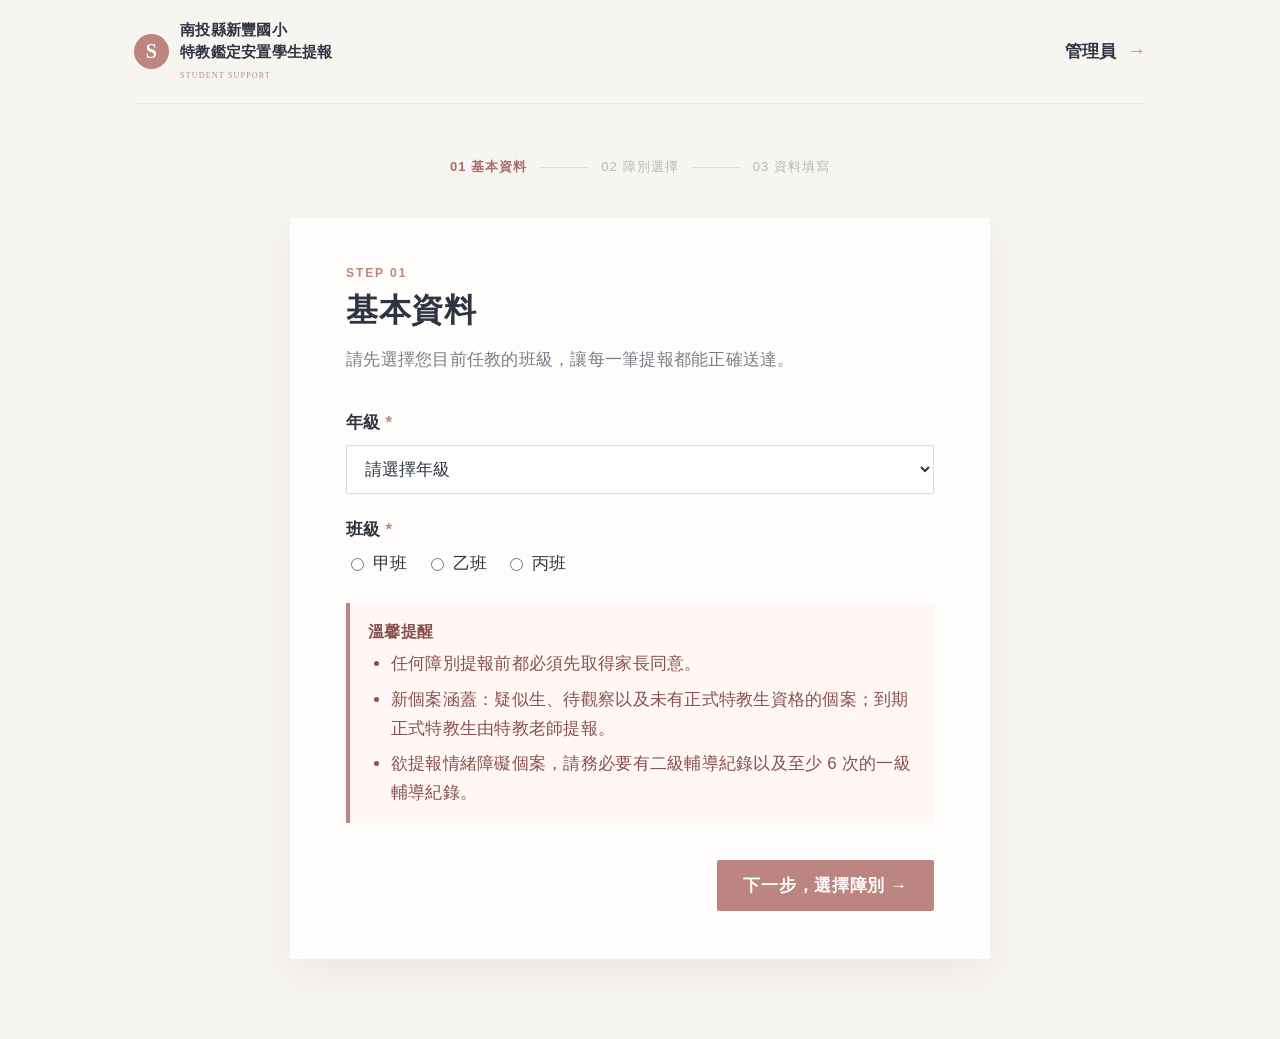
<file: index.html>
<!doctype html>
<html lang="zh-Hant">
<head>
  <meta charset="UTF-8">
  <meta http-equiv="refresh" content="0; url=app.html">
  <meta name="viewport" content="width=device-width, initial-scale=1.0">
  <title>南投縣新豐國小特教鑑定安置學生提報</title>
</head>
<body>
  <p>正在開啟提報系統…若沒有自動開啟，請點選 <a href="app.html">這裡</a>。</p>
</body>
</html>
</file>
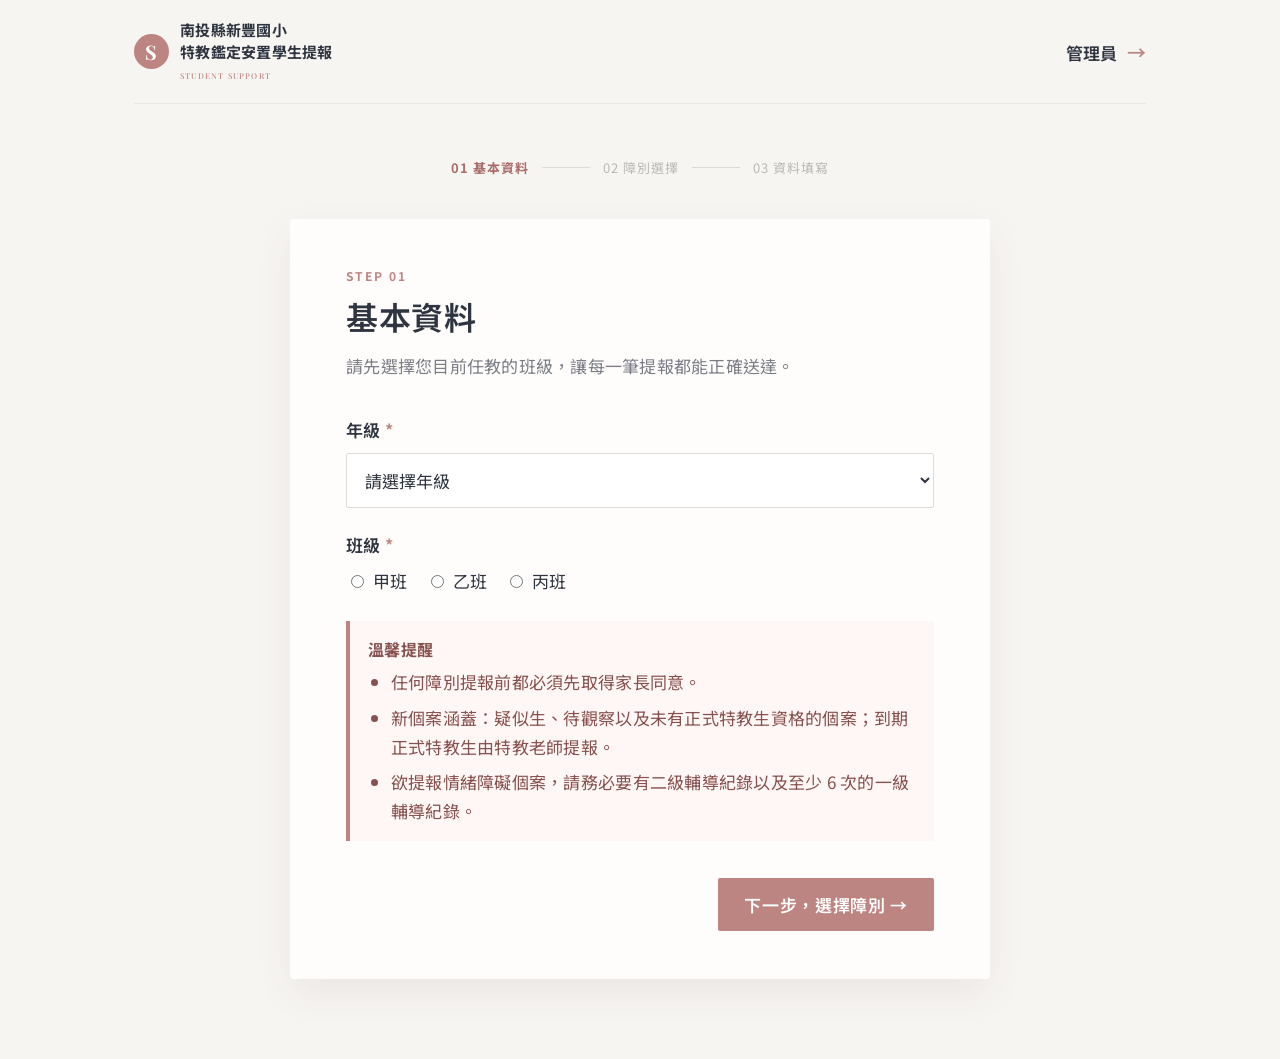
<file: app.html>
<!doctype html>
<html lang="zh-Hant">
<head>
  <meta charset="UTF-8" />
  <meta name="viewport" content="width=device-width, initial-scale=1.0" />
  <title>南投縣新豐國小特教鑑定安置學生提報</title>
  <link rel="preconnect" href="https://fonts.googleapis.com">
  <link rel="preconnect" href="https://fonts.gstatic.com" crossorigin>
  <link href="https://fonts.googleapis.com/css2?family=Noto+Sans+TC:wght@400;500;600;700&family=Playfair+Display:wght@500;600&display=swap" rel="stylesheet">
  <link rel="stylesheet" href="styles.css" />
  <style>.report-count{display:inline-block;margin-left:6px;padding:2px 8px;border-radius:20px;background:#f4e8e5;color:#a96d6a;font-size:11px;font-weight:600}.report-summary{border-top:1px solid #e9e6e2;margin:20px 0}.summary-row{display:flex;justify-content:space-between;align-items:center;padding:14px 0;border-bottom:1px solid #e9e6e2}.summary-row b{font-size:16px}.summary-row span{color:#a96d6a;font-weight:600}.dialog-actions{display:flex;align-items:center;justify-content:space-between;margin-top:28px}.school-name{font-size:15px;line-height:1.45}.school-name em{font-size:8px}.reminder{margin-top:28px;border-left:4px solid #bd8582;background:#fff7f5;padding:15px 18px;color:#87514f;line-height:1.7}.reminder strong{display:block;font-size:16px;margin-bottom:5px}.reminder ul{margin:0;padding-left:1.35em}.reminder li+li{margin-top:7px}.password-input{letter-spacing:.35em;text-align:center;font-size:22px}.password-error{color:#b66360;font-size:13px;min-height:22px;margin:12px 0 0}.page-title-row{display:flex;align-items:flex-start;justify-content:space-between;gap:18px}.page-title-row h1{margin-top:0}.delete-record{border:0;background:transparent;color:#b66360;font:inherit;font-size:13px;cursor:pointer;text-decoration:underline}.danger-button{border:1px solid #c97d79;background:#fff;color:#b66360;padding:7px 10px;font:inherit;font-size:12px;cursor:pointer;border-radius:2px}@media(max-width:620px){.school-name{font-size:12px;max-width:230px}.dialog-actions{gap:12px}.dialog-actions .primary-button{padding:12px 15px}.page-title-row{align-items:center}.page-title-row h1{font-size:25px}}</style>
</head>
<body>
  <main class="site-shell">
    <header class="topbar">
      <a class="brand" href="#" aria-label="回首頁"><span class="brand-mark">S</span><span class="school-name">南投縣新豐國小<br>特教鑑定安置學生提報<br><em>STUDENT SUPPORT</em></span></a>
      <button id="adminButton" class="admin-button">管理員 <span>→</span></button>
    </header>

    <section id="formView" class="view">
      <div class="progress" aria-label="提報進度"><span class="active">01 基本資料</span><i></i><span>02 障別選擇</span><i></i><span>03 資料填寫</span></div>
      <div id="stepContainer"></div>
    </section>

    <section id="adminView" class="view hidden">
      <div class="admin-heading"><div><p class="eyebrow">ADMINISTRATOR</p><h1>提報紀錄</h1><p>依年級與班級順序整理全校填報資料</p></div><button id="backToForm" class="text-button">← 返回填報首頁</button></div>
      <div class="admin-card"><div class="table-tools"><span id="recordCount">共 0 筆紀錄</span><span><button id="clearLocal" class="clear-button" title="僅清除此瀏覽器中的資料">清除本機測試資料</button><button id="clearAllRecords" class="danger-button">清除全部紀錄</button></span></div>
        <div class="table-wrap"><table><thead><tr><th>班級</th><th>學生姓名</th><th>提報障別</th><th>填報日期</th><th>管理</th></tr></thead><tbody id="recordTable"></tbody></table></div>
      </div>
    </section>
  </main>

  <dialog id="paperDialog" class="modal"><div class="modal-inner"><p class="eyebrow">STEP 04</p><h2>所需檢附資料<span>（紙本）</span></h2><ol id="paperItems"></ol><button id="paperRead" class="primary-button full">我已閱讀完畢</button></div></dialog>
  <dialog id="confirmDialog" class="modal"><div class="modal-inner"><p class="eyebrow">FINAL CHECK</p><h2>確認所有提報資料</h2><p class="subtitle">請確認以下提報清單。確認送出後，資料將統一送至管理員後台。</p><div id="reportSummary" class="report-summary"></div><div class="dialog-actions"><button id="cancelConfirm" class="text-button">返回修改</button><button id="confirmSubmit" class="primary-button">確認並完成提報</button></div></div></dialog>
  <dialog id="adminLoginDialog" class="modal"><div class="modal-inner"><p class="eyebrow">ADMINISTRATOR</p><h2>管理員驗證</h2><p class="subtitle">請輸入 4 位數密碼以檢視提報資料。</p><input id="adminPassword" class="password-input" type="password" inputmode="numeric" maxlength="4" aria-label="管理員密碼" placeholder="••••"><p id="passwordError" class="password-error"></p><div class="dialog-actions"><button id="cancelAdminLogin" class="text-button">取消</button><button id="submitAdminLogin" class="primary-button">確認</button></div></div></dialog>
  <dialog id="thanksDialog" class="modal"><div class="modal-inner"><p class="eyebrow">SUBMISSION COMPLETE</p><h2>感謝您的用心填寫</h2><p class="subtitle">您的提報資料已統一送至管理員後台，謝謝您協助每位學生獲得適切的支持。</p><button id="closeThanks" class="primary-button full">返回首頁</button></div></dialog>
  <dialog id="detailDialog" class="modal detail-modal"><div id="detailContent" class="modal-inner"></div></dialog>
  <div id="toast" class="toast" role="status"></div>
  <script src="cloud-config.js"></script>
  <script src="app.js"></script>
</body>
</html>
</file>
<file: styles.css>
:root{
  --ink:#2f3540;
  --muted:#7b7e87;
  --line:#e9e6e2;
  --paper:#fffdfb;
  --blush:#f4e8e5;
  --rose:#bd8582;
  --rose-dark:#a96d6a;
  --sage:#e8eee9;
  --shadow:0 14px 36px rgba(65,48,44,.07)
}

*{
  box-sizing:border-box
}

body{
  margin:0;
  background:#f7f5f2;
  color:var(--ink);
  font-family:"Noto Sans TC",sans-serif;
  font-size:17px;
  letter-spacing:.015em
}

.site-shell{
  min-height:100vh;
  max-width:1080px;
  margin:auto;
  padding:0 34px 80px
}

.topbar{
  height:104px;
  display:flex;
  align-items:center;
  justify-content:space-between;
  border-bottom:1px solid var(--line)
}

.brand{
  display:flex;
  align-items:center;
  gap:11px;
  text-decoration:none;
  color:var(--ink);
  font-weight:700;
  line-height:1.05
}

.brand em{
  font-family:"Playfair Display",serif;
  font-weight:500;
  font-size:9px;
  font-style:normal;
  letter-spacing:.15em;
  color:var(--rose)
}

.brand-mark{
  display:grid;
  place-items:center;
  width:35px;
  height:35px;
  border-radius:50%;
  background:var(--rose);
  color:#fff;
  font-family:"Playfair Display",serif;
  font-size:20px
}

.admin-button,
.text-button,
.clear-button{
  border:0;
  background:transparent;
  color:var(--ink);
  font:inherit;
  cursor:pointer
}

.admin-button{
  padding:10px 0;
  font-weight:600
}

.admin-button span{
  margin-left:6px;
  color:var(--rose);
  font-size:19px
}

.view{
  padding-top:54px
}

.hidden{
  display:none
}

.progress{
  display:flex;
  align-items:center;
  justify-content:center;
  gap:13px;
  color:#bab8b7;
  font-size:13px;
  letter-spacing:.08em;
  margin:0 auto 42px
}

.progress i{
  height:1px;
  width:48px;
  background:#dedbd7
}

.progress .active{
  color:var(--rose-dark);
  font-weight:700
}

.page-card{
  max-width:700px;
  margin:auto;
  background:var(--paper);
  padding:48px 56px;
  border-radius:3px;
  box-shadow:var(--shadow)
}

.eyebrow{
  font-size:12px;
  letter-spacing:.16em;
  color:var(--rose);
  font-weight:700;
  margin:0 0 9px
}

.page-card h1,
.admin-heading h1{
  font-size:32px;
  margin:0 0 12px;
  letter-spacing:.02em;
  font-weight:600
}

.subtitle{
  color:var(--muted);
  line-height:1.8;
  margin:0 0 35px;
  font-size:17px
}

.field{
  margin:24px 0
}

.field label,
.field-title{
  display:block;
  font-weight:600;
  margin-bottom:11px;
  font-size:17px
}

.required::after{
  content:" *";
  color:var(--rose)
}

select,
input[type=text],
textarea{
  width:100%;
  border:1px solid #dedbd7;
  border-radius:2px;
  background:#fff;
  padding:13px 14px;
  color:var(--ink);
  font:inherit;
  font-size:17px;
  outline-color:var(--rose)
}

select{
  appearance:auto
}

.radio-row{
  display:flex;
  gap:18px;
  flex-wrap:wrap
}

.radio-row label{
  font-weight:400;
  margin:0;
  display:flex;
  align-items:center;
  gap:6px;
  font-size:17px
}

input[type=radio]{
  accent-color:var(--rose)
}

.primary-button{
  border:0;
  border-radius:2px;
  background:var(--rose);
  color:#fff;
  padding:14px 26px;
  font:inherit;
  font-size:17px;
  font-weight:600;
  letter-spacing:.04em;
  cursor:pointer;
  transition:.2s
}

.primary-button:hover{
  background:var(--rose-dark)
}

.align-right{
  display:flex;
  justify-content:flex-end;
  margin-top:37px
}

.category-grid{
  display:grid;
  grid-template-columns:1fr 1fr;
  gap:12px;
  margin:30px 0
}

.category{
  border:1px solid var(--line);
  background:#fff;
  padding:20px;
  text-align:left;
  font:inherit;
  cursor:pointer;
  color:var(--ink);
  transition:.2s
}

.category:hover,
.category.selected{
  border-color:var(--rose);
  background:#fffafa
}

.category strong{
  display:block;
  font-size:18px;
  margin-bottom:5px
}

.category small{
  color:var(--muted);
  font-size:15px
}

.category.disabled{
  opacity:.5;
  cursor:not-allowed
}

.info-box{
  background:var(--sage);
  padding:22px 24px;
  margin:26px 0;
  line-height:1.85;
  font-size:17px
}

.info-box h3{
  margin:0 0 10px;
  font-size:18px
}

.info-box ol{
  padding-left:1.4em;
  margin:0
}

.info-box li{
  margin:7px 0
}

.student-block{
  border-top:1px solid var(--line);
  margin-top:34px;
  padding-top:30px
}

.student-block:first-of-type{
  border-top:0;
  margin-top:0;
  padding-top:0
}

.student-head{
  display:flex;
  align-items:center;
  justify-content:space-between;
  margin-bottom:14px
}

.student-head h2{
  font-size:21px;
  margin:0
}

.remove-student{
  color:var(--rose-dark);
  font:inherit;
  background:none;
  border:0;
  cursor:pointer;
  font-size:16px
}

.add-student{
  width:100%;
  padding:14px;
  border:1px dashed #c9abaa;
  background:#fffafa;
  color:var(--rose-dark);
  font:inherit;
  font-size:17px;
  cursor:pointer;
  margin-top:26px
}

.finish-row{
  margin-top:18px;
  text-align:center
}

.full{
  width:100%;
  margin-top:15px
}

.modal{
  border:0;
  padding:0;
  border-radius:3px;
  max-width:610px;
  width:calc(100% - 36px);
  box-shadow:0 20px 70px rgba(0,0,0,.18)
}

.modal::backdrop{
  background:rgba(49,44,43,.35)
}

.modal-inner{
  padding:40px
}

.modal h2{
  font-size:28px;
  margin:0 0 22px
}

.modal h2 span{
  font-size:17px;
  color:var(--muted);
  font-weight:400
}

.modal ol{
  padding-left:1.4em;
  line-height:1.8;
  font-size:17px
}

.modal li{
  margin:10px 0
}

.admin-heading{
  display:flex;
  align-items:flex-end;
  justify-content:space-between;
  max-width:900px;
  margin:0 auto 25px
}

.admin-heading h1{
  margin-bottom:6px
}

.admin-heading p:not(.eyebrow){
  margin:0;
  color:var(--muted);
  font-size:17px
}

.text-button{
  color:var(--rose-dark);
  font-weight:600
}

.admin-card{
  max-width:900px;
  margin:auto;
  background:#fff;
  box-shadow:var(--shadow);
  padding:22px 26px
}

.table-tools{
  display:flex;
  justify-content:space-between;
  margin-bottom:15px;
  color:var(--muted);
  font-size:14px
}

.clear-button{
  font-size:13px;
  color:#aaa
}

table{
  border-collapse:collapse;
  width:100%;
  text-align:left
}

th{
  font-size:13px;
  letter-spacing:.06em;
  color:#85827e;
  background:#faf8f6
}

th,
td{
  padding:14px;
  border-bottom:1px solid var(--line)
}

td{
  font-size:16px
}

.student-link{
  background:0;
  border:0;
  color:var(--rose-dark);
  font:inherit;
  text-decoration:underline;
  cursor:pointer;
  padding:0
}

.empty{
  text-align:center;
  color:var(--muted);
  padding:45px;
  font-size:16px
}

.detail-grid{
  display:grid;
  grid-template-columns:140px 1fr;
  gap:12px;
  border-top:1px solid var(--line);
  padding:17px 0;
  line-height:1.65;
  font-size:16px
}

.detail-grid b{
  color:var(--muted);
  font-weight:500
}

.detail-student{
  border-top:1px solid var(--line);
  padding:22px 0
}

.detail-student h3{
  margin:0 0 14px;
  font-size:19px
}

.toast{
  position:fixed;
  bottom:28px;
  left:50%;
  transform:translateX(-50%) translateY(20px);
  opacity:0;
  background:var(--ink);
  color:#fff;
  padding:11px 18px;
  border-radius:2px;
  font-size:15px;
  transition:.25s;
  pointer-events:none
}

.toast.show{
  opacity:1;
  transform:translateX(-50%) translateY(0)
}

@media(max-width:620px){
  body{
    font-size:16px
  }

  .site-shell{
    padding:0 18px 45px
  }

  .topbar{
    height:82px
  }

  .view{
    padding-top:32px
  }

  .progress{
    gap:7px;
    font-size:11px
  }

  .progress i{
    width:17px
  }

  .page-card{
    padding:31px 23px
  }

  .page-card h1,
  .admin-heading h1{
    font-size:28px
  }

  .category-grid{
    grid-template-columns:1fr
  }

  .admin-heading{
    align-items:flex-start;
    gap:18px;
    flex-direction:column
  }

  .table-wrap{
    overflow:auto
  }

  .modal-inner{
    padding:28px 23px
  }

  .detail-grid{
    grid-template-columns:1fr;
    gap:4px
  }
}
</file>
